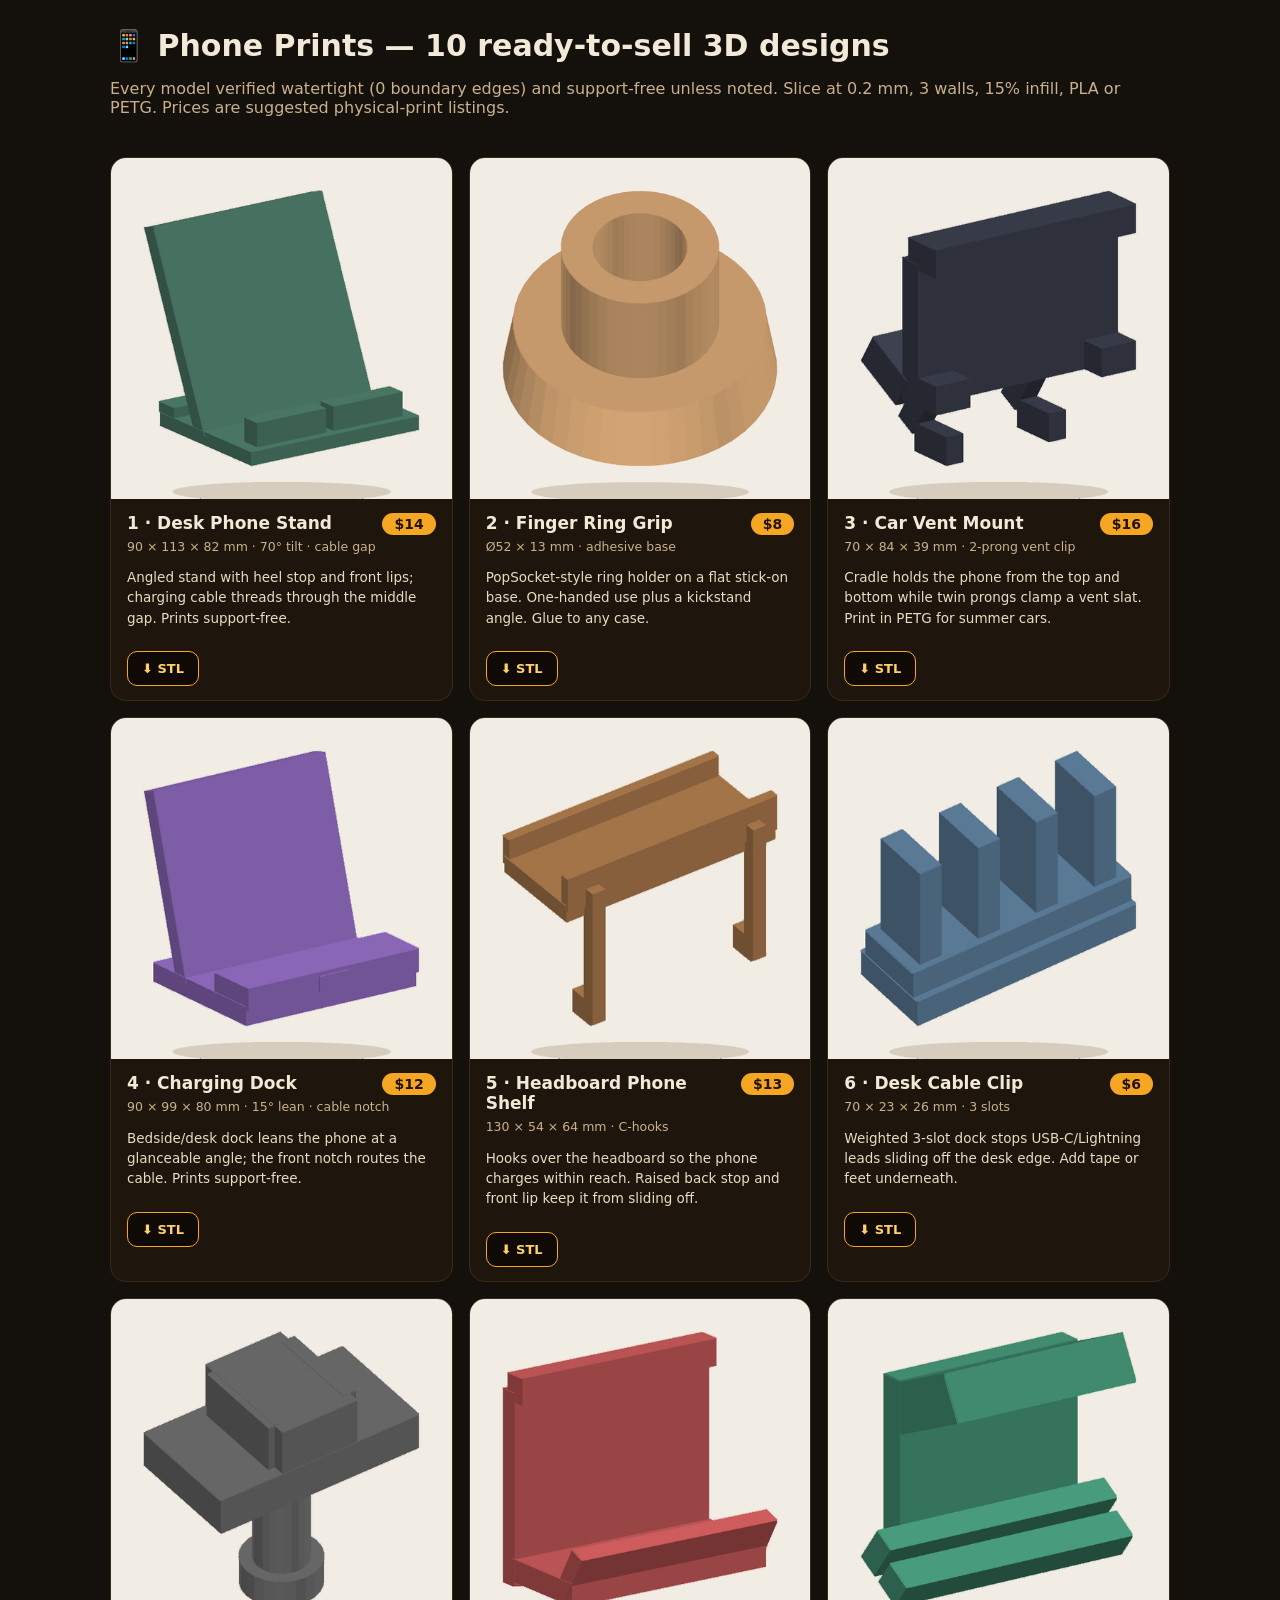
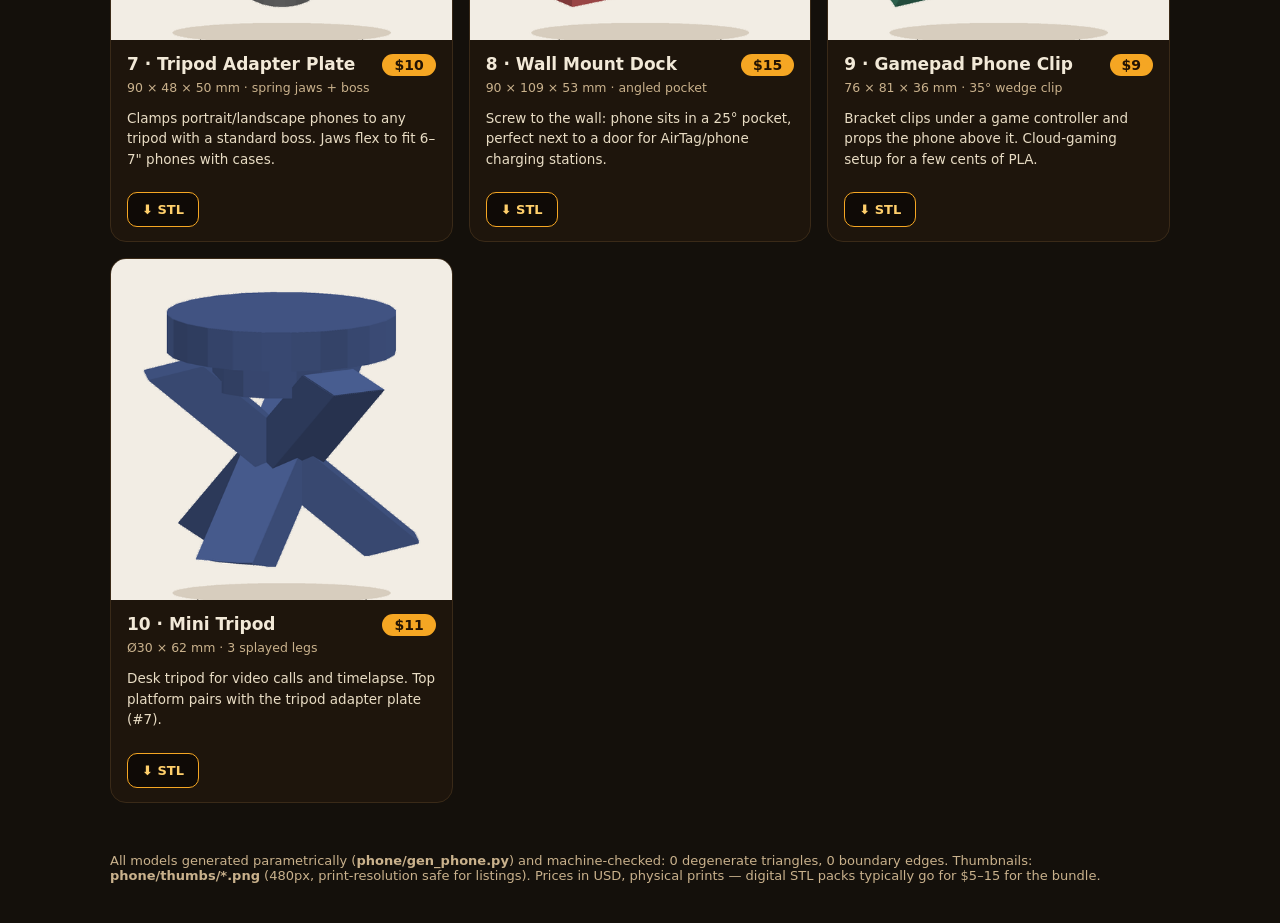
<file: phone/index.html>
<!DOCTYPE html>
<html lang="en">
<head>
<meta charset="UTF-8" />
<meta name="viewport" content="width=device-width, initial-scale=1.0" />
<title>Phone Prints — 10 sellable phone accessories (STL included)</title>
<style>
  *{box-sizing:border-box} body{margin:0;font-family:Inter,system-ui,sans-serif;background:#14100b;color:#f2e9d8}
  header{max-width:1100px;margin:0 auto;padding:28px 20px 8px} header h1{margin:0;font-size:30px}
  header p{color:#c9b18c} .grid{max-width:1100px;margin:0 auto;padding:16px 20px 50px;display:grid;grid-template-columns:repeat(3,1fr);gap:16px}
  @media(max-width:900px){.grid{grid-template-columns:1fr 1fr}} @media(max-width:600px){.grid{grid-template-columns:1fr}}
  .card{background:#1e150c;border:1px solid #3a2a18;border-radius:16px;overflow:hidden}
  .card img{width:100%;display:block;background:#f2ede4}
  .card .body{padding:14px 16px} .card h2{margin:0 0 4px;font-size:17px}
  .price{float:right;background:#f5a623;color:#231303;font-weight:800;padding:3px 12px;border-radius:999px;font-size:14px}
  .dims{color:#c9b18c;font-size:12.5px;margin:6px 0} .desc{font-size:13.5px;line-height:1.5;color:#e8dcc4}
  .dl{display:inline-block;margin-top:10px;background:#0f0a06;border:1px solid #f5a623;color:#ffcf6b;padding:9px 14px;border-radius:10px;text-decoration:none;font-weight:700;font-size:13px}
  footer{max-width:1100px;margin:0 auto;padding:0 20px 40px;color:#c9b18c;font-size:13px}
</style>
</head>
<body>
<header>
  <h1>📱 Phone Prints — 10 ready-to-sell 3D designs</h1>
  <p>Every model verified watertight (0 boundary edges) and support-free unless noted. Slice at 0.2&nbsp;mm, 3 walls, 15% infill, PLA or PETG. Prices are suggested physical-print listings.</p>
</header>
<div class="grid">

  <div class="card"><img src="thumbs/01_phone_stand.png" alt="Phone stand"><div class="body"><span class="price">$14</span><h2>1 · Desk Phone Stand</h2><div class="dims">90 × 113 × 82 mm · 70° tilt · cable gap</div><p class="desc">Angled stand with heel stop and front lips; charging cable threads through the middle gap. Prints support-free.</p><a class="dl" href="stl/01_phone_stand.stl" download>⬇ STL</a></div></div>

  <div class="card"><img src="thumbs/02_ring_grip.png" alt="Ring grip"><div class="body"><span class="price">$8</span><h2>2 · Finger Ring Grip</h2><div class="dims">Ø52 × 13 mm · adhesive base</div><p class="desc">PopSocket-style ring holder on a flat stick-on base. One-handed use plus a kickstand angle. Glue to any case.</p><a class="dl" href="stl/02_ring_grip.stl" download>⬇ STL</a></div></div>

  <div class="card"><img src="thumbs/03_car_vent_mount.png" alt="Car vent mount"><div class="body"><span class="price">$16</span><h2>3 · Car Vent Mount</h2><div class="dims">70 × 84 × 39 mm · 2-prong vent clip</div><p class="desc">Cradle holds the phone from the top and bottom while twin prongs clamp a vent slat. Print in PETG for summer cars.</p><a class="dl" href="stl/03_car_vent_mount.stl" download>⬇ STL</a></div></div>

  <div class="card"><img src="thumbs/04_charging_dock.png" alt="Charging dock"><div class="body"><span class="price">$12</span><h2>4 · Charging Dock</h2><div class="dims">90 × 99 × 80 mm · 15° lean · cable notch</div><p class="desc">Bedside/desk dock leans the phone at a glanceable angle; the front notch routes the cable. Prints support-free.</p><a class="dl" href="stl/04_charging_dock.stl" download>⬇ STL</a></div></div>

  <div class="card"><img src="thumbs/05_headboard_shelf.png" alt="Headboard shelf"><div class="body"><span class="price">$13</span><h2>5 · Headboard Phone Shelf</h2><div class="dims">130 × 54 × 64 mm · C-hooks</div><p class="desc">Hooks over the headboard so the phone charges within reach. Raised back stop and front lip keep it from sliding off.</p><a class="dl" href="stl/05_headboard_shelf.stl" download>⬇ STL</a></div></div>

  <div class="card"><img src="thumbs/06_cable_clip.png" alt="Cable clip"><div class="body"><span class="price">$6</span><h2>6 · Desk Cable Clip</h2><div class="dims">70 × 23 × 26 mm · 3 slots</div><p class="desc">Weighted 3-slot dock stops USB-C/Lightning leads sliding off the desk edge. Add tape or feet underneath.</p><a class="dl" href="stl/06_cable_clip.stl" download>⬇ STL</a></div></div>

  <div class="card"><img src="thumbs/07_tripod_plate.png" alt="Tripod plate"><div class="body"><span class="price">$10</span><h2>7 · Tripod Adapter Plate</h2><div class="dims">90 × 48 × 50 mm · spring jaws + boss</div><p class="desc">Clamps portrait/landscape phones to any tripod with a standard boss. Jaws flex to fit 6–7" phones with cases.</p><a class="dl" href="stl/07_tripod_plate.stl" download>⬇ STL</a></div></div>

  <div class="card"><img src="thumbs/08_wall_dock.png" alt="Wall dock"><div class="body"><span class="price">$15</span><h2>8 · Wall Mount Dock</h2><div class="dims">90 × 109 × 53 mm · angled pocket</div><p class="desc">Screw to the wall: phone sits in a 25° pocket, perfect next to a door for AirTag/phone charging stations.</p><a class="dl" href="stl/08_wall_dock.stl" download>⬇ STL</a></div></div>

  <div class="card"><img src="thumbs/09_gamepad_clip.png" alt="Gamepad clip"><div class="body"><span class="price">$9</span><h2>9 · Gamepad Phone Clip</h2><div class="dims">76 × 81 × 36 mm · 35° wedge clip</div><p class="desc">Bracket clips under a game controller and props the phone above it. Cloud-gaming setup for a few cents of PLA.</p><a class="dl" href="stl/09_gamepad_clip.stl" download>⬇ STL</a></div></div>

  <div class="card"><img src="thumbs/10_mini_tripod.png" alt="Mini tripod"><div class="body"><span class="price">$11</span><h2>10 · Mini Tripod</h2><div class="dims">Ø30 × 62 mm · 3 splayed legs</div><p class="desc">Desk tripod for video calls and timelapse. Top platform pairs with the tripod adapter plate (#7).</p><a class="dl" href="stl/10_mini_tripod.stl" download>⬇ STL</a></div></div>

</div>
<footer>All models generated parametrically (<b>phone/gen_phone.py</b>) and machine-checked: 0 degenerate triangles, 0 boundary edges. Thumbnails: <b>phone/thumbs/*.png</b> (480px, print-resolution safe for listings). Prices in USD, physical prints — digital STL packs typically go for $5–15 for the bundle.</footer>
</body>
</html>
</file>
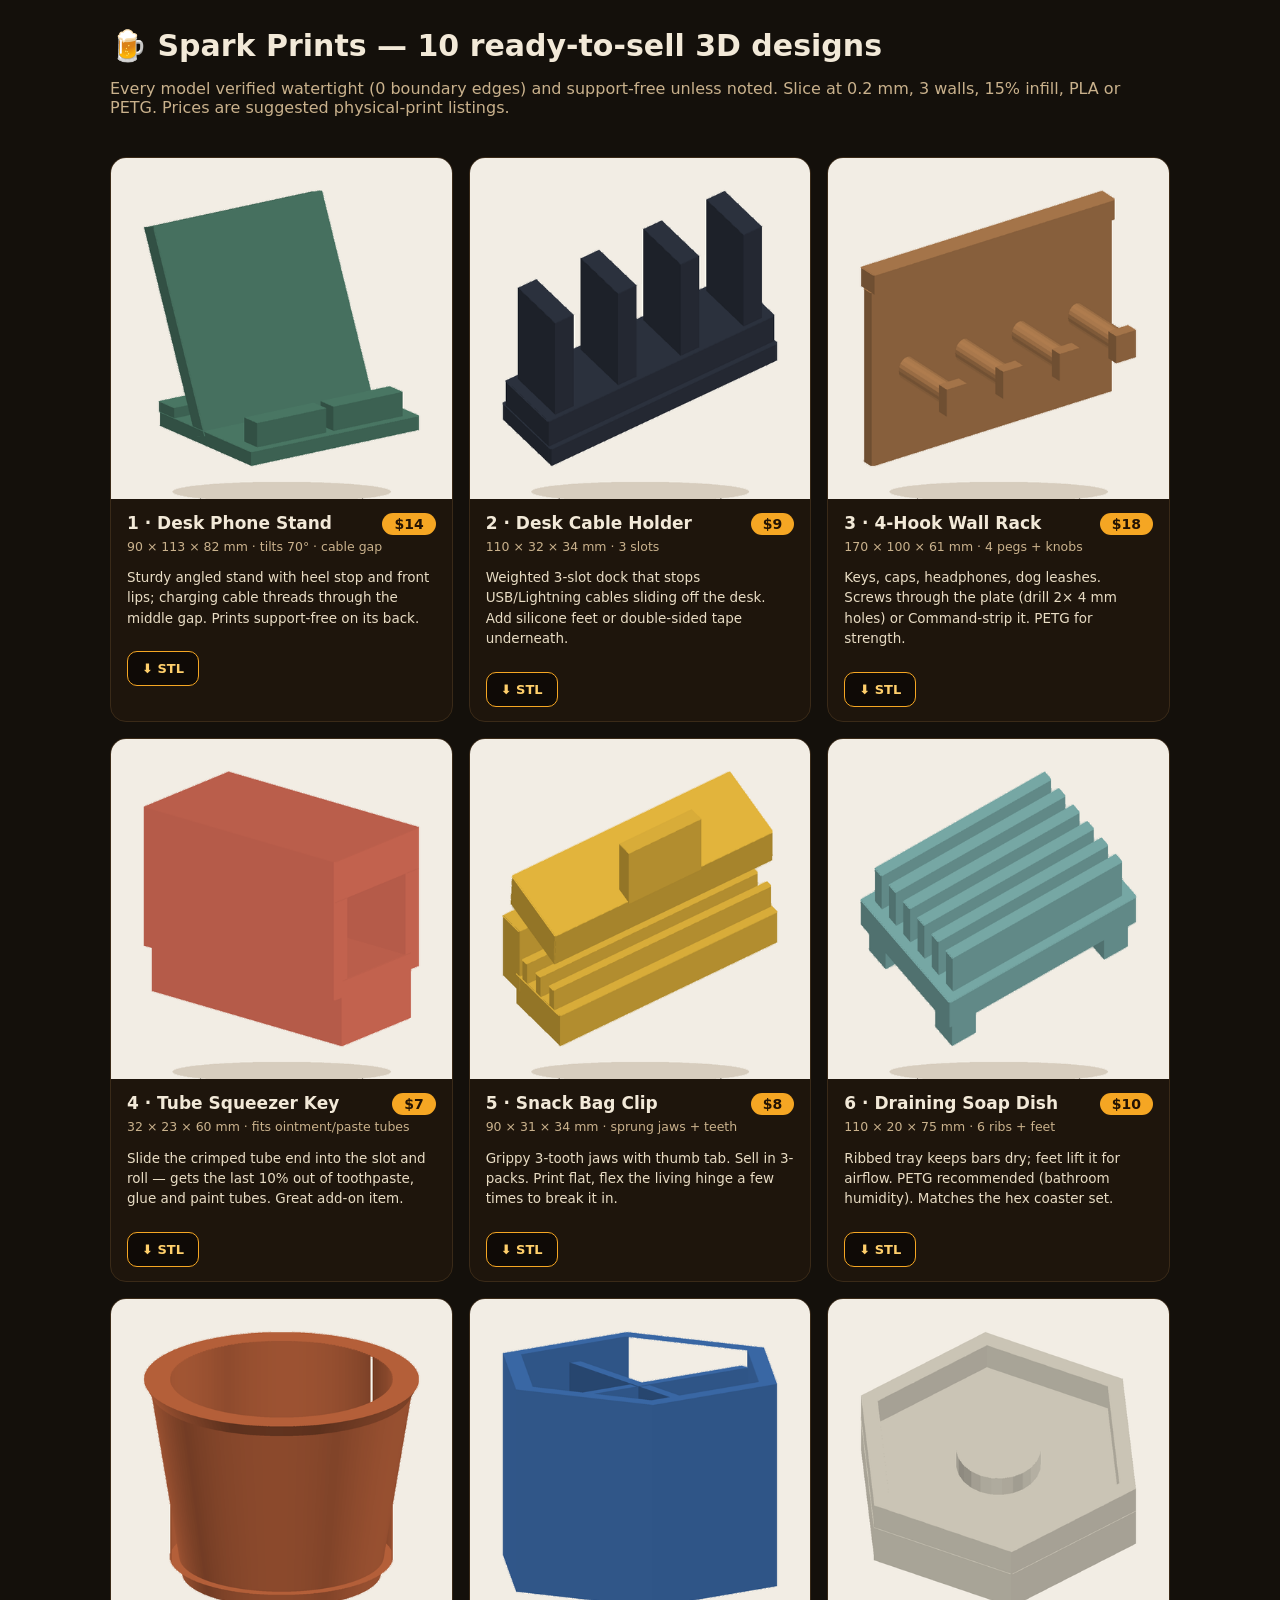
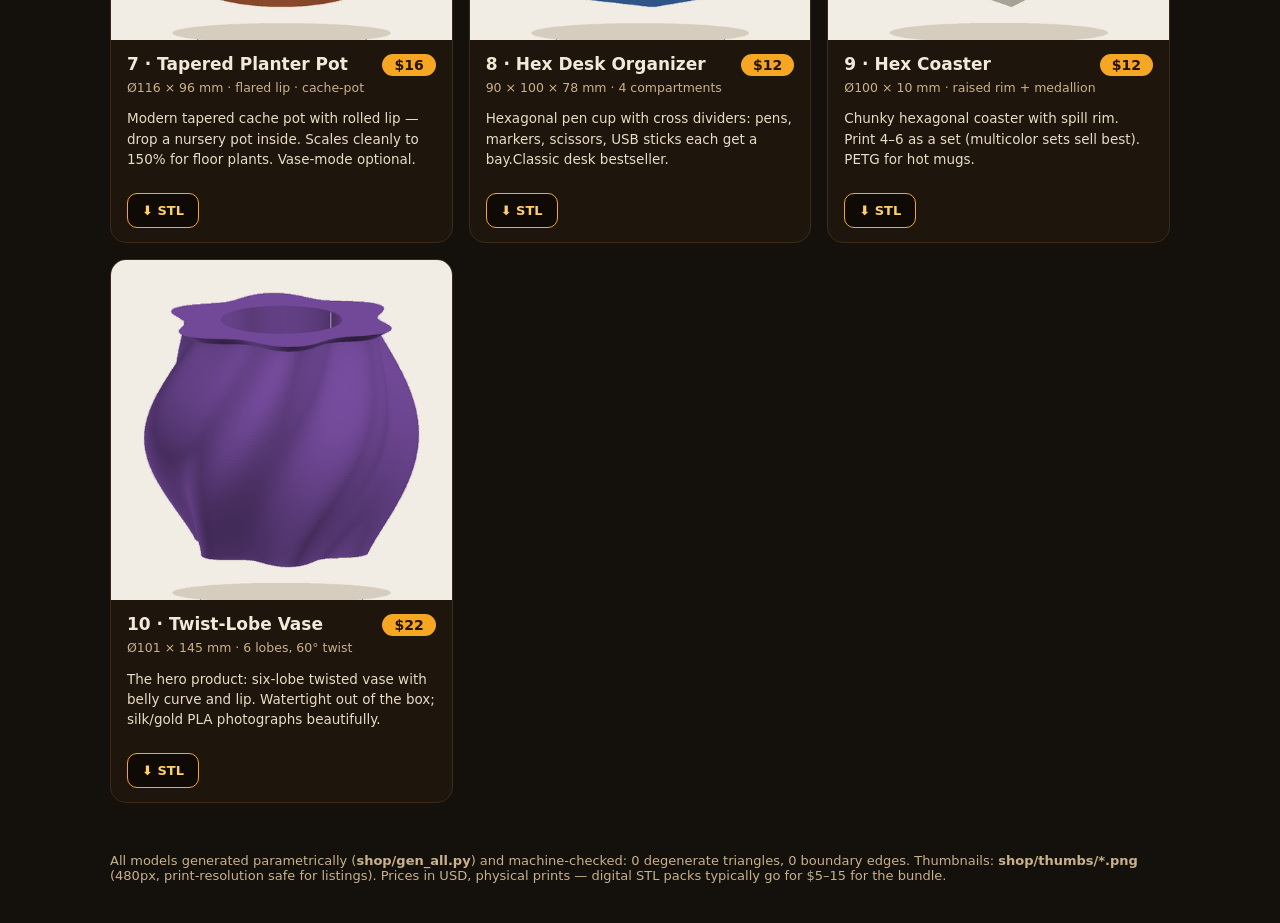
<file: shop/index.html>
<!DOCTYPE html>
<html lang="en">
<head>
<meta charset="UTF-8" />
<meta name="viewport" content="width=device-width, initial-scale=1.0" />
<title>Spark Prints — 10 sellable 3D designs (STL included)</title>
<style>
  *{box-sizing:border-box} body{margin:0;font-family:Inter,system-ui,sans-serif;background:#14100b;color:#f2e9d8}
  header{max-width:1100px;margin:0 auto;padding:28px 20px 8px} header h1{margin:0;font-size:30px}
  header p{color:#c9b18c} .grid{max-width:1100px;margin:0 auto;padding:16px 20px 50px;display:grid;grid-template-columns:repeat(3,1fr);gap:16px}
  @media(max-width:900px){.grid{grid-template-columns:1fr 1fr}} @media(max-width:600px){.grid{grid-template-columns:1fr}}
  .card{background:#1e150c;border:1px solid #3a2a18;border-radius:16px;overflow:hidden}
  .card img{width:100%;display:block;background:#f2ede4}
  .card .body{padding:14px 16px} .card h2{margin:0 0 4px;font-size:17px}
  .price{float:right;background:#f5a623;color:#231303;font-weight:800;padding:3px 12px;border-radius:999px;font-size:14px}
  .dims{color:#c9b18c;font-size:12.5px;margin:6px 0} .desc{font-size:13.5px;line-height:1.5;color:#e8dcc4}
  .dl{display:inline-block;margin-top:10px;background:#0f0a06;border:1px solid #f5a623;color:#ffcf6b;padding:9px 14px;border-radius:10px;text-decoration:none;font-weight:700;font-size:13px}
  footer{max-width:1100px;margin:0 auto;padding:0 20px 40px;color:#c9b18c;font-size:13px}
</style>
</head>
<body>
<header>
  <h1>🍺 Spark Prints — 10 ready-to-sell 3D designs</h1>
  <p>Every model verified watertight (0 boundary edges) and support-free unless noted. Slice at 0.2&nbsp;mm, 3 walls, 15% infill, PLA or PETG. Prices are suggested physical-print listings.</p>
</header>
<div class="grid">

  <div class="card"><img src="thumbs/01_phone_stand.png" alt="Phone stand"><div class="body"><span class="price">$14</span><h2>1 · Desk Phone Stand</h2><div class="dims">90 × 113 × 82 mm · tilts 70° · cable gap</div><p class="desc">Sturdy angled stand with heel stop and front lips; charging cable threads through the middle gap. Prints support-free on its back.</p><a class="dl" href="stl/01_phone_stand.stl" download>⬇ STL</a></div></div>

  <div class="card"><img src="thumbs/02_cable_holder.png" alt="Cable holder"><div class="body"><span class="price">$9</span><h2>2 · Desk Cable Holder</h2><div class="dims">110 × 32 × 34 mm · 3 slots</div><p class="desc">Weighted 3-slot dock that stops USB/Lightning cables sliding off the desk. Add silicone feet or double-sided tape underneath.</p><a class="dl" href="stl/02_cable_holder.stl" download>⬇ STL</a></div></div>

  <div class="card"><img src="thumbs/03_hook_rack.png" alt="Hook rack"><div class="body"><span class="price">$18</span><h2>3 · 4-Hook Wall Rack</h2><div class="dims">170 × 100 × 61 mm · 4 pegs + knobs</div><p class="desc">Keys, caps, headphones, dog leashes. Screws through the plate (drill 2× 4 mm holes) or Command-strip it. PETG for strength.</p><a class="dl" href="stl/03_hook_rack.stl" download>⬇ STL</a></div></div>

  <div class="card"><img src="thumbs/04_tube_squeezer.png" alt="Tube squeezer"><div class="body"><span class="price">$7</span><h2>4 · Tube Squeezer Key</h2><div class="dims">32 × 23 × 60 mm · fits ointment/paste tubes</div><p class="desc">Slide the crimped tube end into the slot and roll — gets the last 10% out of toothpaste, glue and paint tubes. Great add-on item.</p><a class="dl" href="stl/04_tube_squeezer.stl" download>⬇ STL</a></div></div>

  <div class="card"><img src="thumbs/05_bag_clip.png" alt="Bag clip"><div class="body"><span class="price">$8</span><h2>5 · Snack Bag Clip</h2><div class="dims">90 × 31 × 34 mm · sprung jaws + teeth</div><p class="desc">Grippy 3-tooth jaws with thumb tab. Sell in 3-packs. Print flat, flex the living hinge a few times to break it in.</p><a class="dl" href="stl/05_bag_clip.stl" download>⬇ STL</a></div></div>

  <div class="card"><img src="thumbs/06_soap_dish.png" alt="Soap dish"><div class="body"><span class="price">$10</span><h2>6 · Draining Soap Dish</h2><div class="dims">110 × 20 × 75 mm · 6 ribs + feet</div><p class="desc">Ribbed tray keeps bars dry; feet lift it for airflow. PETG recommended (bathroom humidity). Matches the hex coaster set.</p><a class="dl" href="stl/06_soap_dish.stl" download>⬇ STL</a></div></div>

  <div class="card"><img src="thumbs/07_planter_pot.png" alt="Planter pot"><div class="body"><span class="price">$16</span><h2>7 · Tapered Planter Pot</h2><div class="dims">Ø116 × 96 mm · flared lip · cache-pot</div><p class="desc">Modern tapered cache pot with rolled lip — drop a nursery pot inside. Scales cleanly to 150% for floor plants. Vase-mode optional.</p><a class="dl" href="stl/07_planter_pot.stl" download>⬇ STL</a></div></div>

  <div class="card"><img src="thumbs/08_pen_holder.png" alt="Pen holder"><div class="body"><span class="price">$12</span><h2>8 · Hex Desk Organizer</h2><div class="dims">90 × 100 × 78 mm · 4 compartments</div><p class="desc">Hexagonal pen cup with cross dividers: pens, markers, scissors, USB sticks each get a bay.Classic desk bestseller.</p><a class="dl" href="stl/08_pen_holder.stl" download>⬇ STL</a></div></div>

  <div class="card"><img src="thumbs/09_hex_coaster.png" alt="Hex coaster"><div class="body"><span class="price">$12</span><h2>9 · Hex Coaster</h2><div class="dims">Ø100 × 10 mm · raised rim + medallion</div><p class="desc">Chunky hexagonal coaster with spill rim. Print 4–6 as a set (multicolor sets sell best). PETG for hot mugs.</p><a class="dl" href="stl/09_hex_coaster.stl" download>⬇ STL</a></div></div>

  <div class="card"><img src="thumbs/10_twist_vase.png" alt="Twist vase"><div class="body"><span class="price">$22</span><h2>10 · Twist-Lobe Vase</h2><div class="dims">Ø101 × 145 mm · 6 lobes, 60° twist</div><p class="desc">The hero product: six-lobe twisted vase with belly curve and lip. Watertight out of the box; silk/gold PLA photographs beautifully.</p><a class="dl" href="stl/10_twist_vase.stl" download>⬇ STL</a></div></div>

</div>
<footer>All models generated parametrically (<b>shop/gen_all.py</b>) and machine-checked: 0 degenerate triangles, 0 boundary edges. Thumbnails: <b>shop/thumbs/*.png</b> (480px, print-resolution safe for listings). Prices in USD, physical prints — digital STL packs typically go for $5–15 for the bundle.</footer>
</body>
</html>
</file>
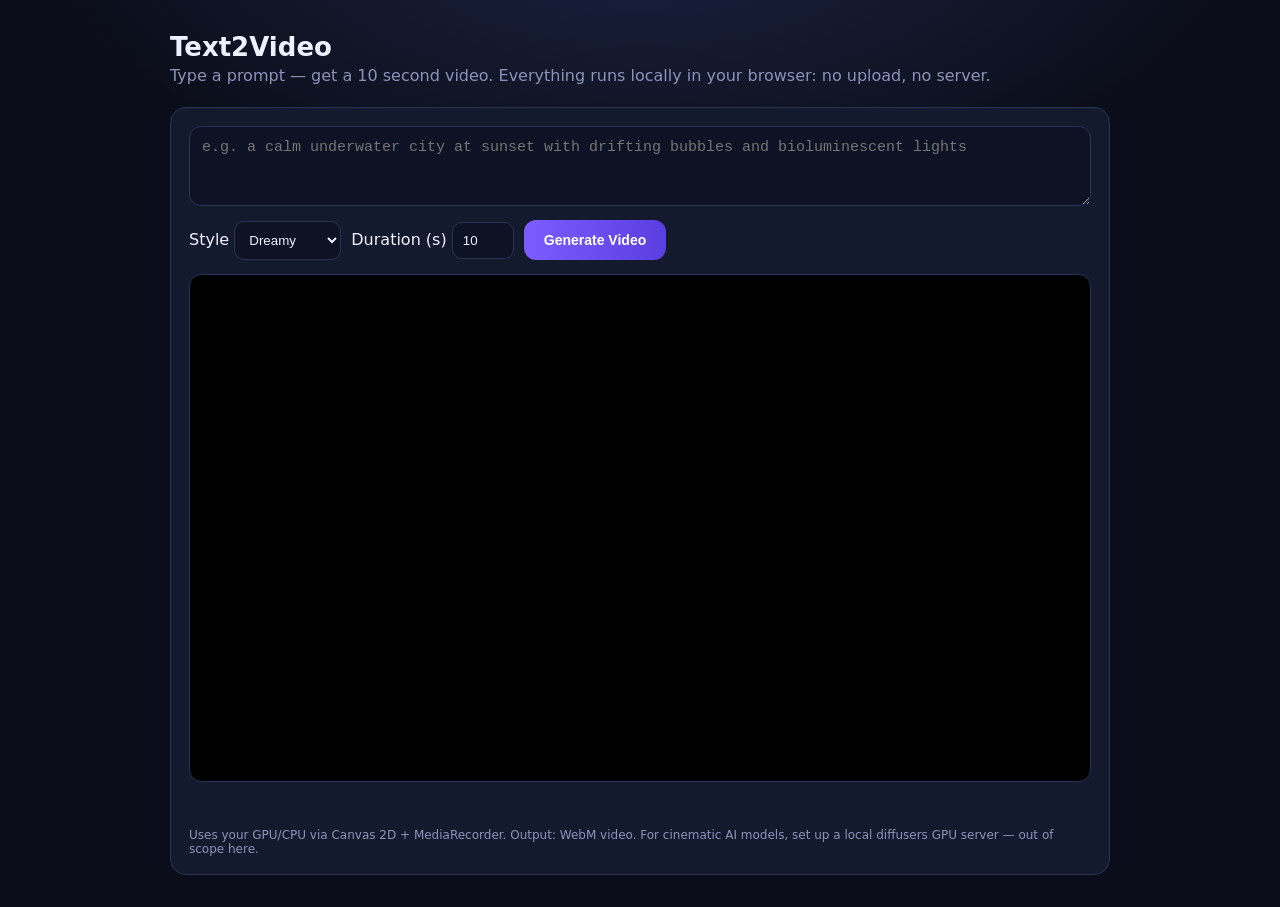
<file: text2video/index.html>
<!DOCTYPE html>
<html lang="en">
<head>
<meta charset="UTF-8" />
<meta name="viewport" content="width=device-width, initial-scale=1.0" />
<title>Text2Video — 10 Second Generator</title>
<style>
  :root{--bg:#0b0e1a;--panel:#141a2e;--line:#2a3355;--acc:#7c5cff;--acc2:#4de1ff;--text:#eef1ff;--muted:#8b93b8}
  *{box-sizing:border-box}
  body{margin:0;font-family:system-ui,-apple-system,Segoe UI,Roboto,sans-serif;background:radial-gradient(1000px 500px at 50% -10%,#1b2342 0%,var(--bg) 60%),var(--bg);color:var(--text);min-height:100vh}
  main{max-width:980px;margin:0 auto;padding:32px 20px}
  h1{margin:0 0 4px;font-size:26px}
  p.sub{margin:0 0 22px;color:var(--muted)}
  .panel{background:var(--panel);border:1px solid var(--line);border-radius:16px;padding:18px;display:flex;flex-direction:column;gap:14px}
  textarea{width:100%;min-height:80px;padding:12px;border-radius:12px;border:1px solid var(--line);background:#0d1224;color:var(--text);font-size:15px;resize:vertical}
  textarea:focus{outline:none;border-color:var(--acc)}
  .row{display:flex;gap:10px;align-items:center;flex-wrap:wrap}
  button{padding:12px 20px;border-radius:12px;border:none;cursor:pointer;font-weight:700;font-size:14px;background:linear-gradient(90deg,var(--acc),#5a3ee0);color:#fff}
  button:disabled{opacity:.5;cursor:wait}
  button.ghost{background:transparent;border:1px solid var(--line);color:var(--text)}
  select,input[type=number]{padding:10px;border-radius:10px;border:1px solid var(--line);background:#0d1224;color:var(--text)}
  #preview{width:100%;border-radius:12px;border:1px solid var(--line);display:block;background:#000}
  #status{color:var(--muted);font-size:13px;min-height:18px}
  progress{width:100%;accent-color:var(--acc)}
  .hint{font-size:12px;color:var(--muted)}
</style>
</head>
<body>
<main>
  <h1>Text2Video</h1>
  <p class="sub">Type a prompt — get a 10 second video. Everything runs locally in your browser: no upload, no server.</p>
  <div class="panel">
    <textarea id="prompt" placeholder="e.g. a calm underwater city at sunset with drifting bubbles and bioluminescent lights"></textarea>
    <div class="row">
      <label>Style
        <select id="style">
          <option value="dreamy">Dreamy</option>
          <option value="cyberpunk">Cyberpunk</option>
          <option value="nature">Nature</option>
          <option value="space">Space</option>
          <option value="ocean">Ocean</option>
          <option value="sunset">Sunset</option>
        </select>
      </label>
      <label>Duration (s)
        <input id="duration" type="number" value="10" min="2" max="30" />
      </label>
      <button id="generate">Generate Video</button>
      <a id="download" style="display:none"><button class="ghost" type="button">Download</button></a>
    </div>
    <canvas id="preview" width="960" height="540"></canvas>
    <progress id="progress" value="0" max="100" style="display:none"></progress>
    <div id="status"></div>
    <div class="hint">Uses your GPU/CPU via Canvas 2D + MediaRecorder. Output: WebM video. For cinematic AI models, set up a local diffusers GPU server — out of scope here.</div>
  </div>
</main>
<script>
const canvas = document.getElementById('preview');
const ctx = canvas.getContext('2d');
const W = canvas.width, H = canvas.height;
const statusEl = document.getElementById('status');
const progress = document.getElementById('progress');
let rafId = null;

const PALETTES = {
  dreamy:   [['#2b1055','#7597de'],['#a8c0ff','#3f2b96'],['#fbc2eb','#a6c1ee'],['#e0c3fc','#8ec5fc']],
  cyberpunk:[['#0f0c29','#302b63'],['#ff00cc','#333399'],['#00f0ff','#1a0533'],['#fb36f4','#000428']],
  nature:   [['#134e5e','#71b280'],['#3a7d44','#2bc0e4'],['#56ab2f','#a8e063'],['#0f2027','#2c5364']],
  space:    [['#000428','#004e92'],['#200122','#6f0000'],['#0f0c29','#6a3093'],['#232526','#414345']],
  ocean:    [['#000046','#1cb5e0'],['#00416a','#e4e5e6'],['#2c3e50','#4ca1af'],['#136a8a','#267871']],
  sunset:   [['#ff512f','#dd2476'],['#f83600','#f9d423'],['#cb2d3e','#ef473a'],['#721c24','#b21f1f']],
};

function hash(s){let h=2166136261;for(const c of s){h^=c.charCodeAt(0);h=Math.imul(h,16777619)}return h>>>0}
function mulberry(seed){return function(){seed|=0;seed=seed+0x6D2B79F5|0;let t=Math.imul(seed^seed>>>15,1|seed);t=t+Math.imul(t^t>>>7,61|t)^t;return((t^t>>>14)>>>0)/4294967296}}

function makeScene(prompt, style){
  const rng = mulberry(hash(prompt + style));
  const pal = PALETTES[style] || PALETTES.dreamy;
  const stops = pal[Math.floor(rng()*pal.length)];
  const blobs = Array.from({length: 14}, () => ({
    x: rng()*W, y: rng()*H, r: 40 + rng()*140,
    hue: rng()*360, speed: 0.2 + rng()*0.8,
    phase: rng()*Math.PI*2, hueShift: rng()*160 - 80,
  }));
  const stars = Array.from({length: 90}, () => ({x:rng()*W,y:rng()*H,r:rng()*1.8+0.3,tw:rng()*Math.PI*2}));
  const words = prompt.split(/\s+/).filter(w=>w.length>2).slice(0,8);
  return {stops, blobs, stars, words, rng};
}

function drawFrame(scene, prompt, t, duration){
  const g = ctx.createLinearGradient(0,0,0,H);
  g.addColorStop(0, scene.stops[0]); g.addColorStop(1, scene.stops[1]);
  ctx.fillStyle = g; ctx.fillRect(0,0,W,H);

  for(const s of scene.stars){
    const a = 0.4 + 0.6*Math.abs(Math.sin(t*1.5 + s.tw));
    ctx.fillStyle = `rgba(255,255,255,${a})`;
    ctx.beginPath(); ctx.arc(s.x, s.y, s.r, 0, 7); ctx.fill();
  }
  for(const b of scene.blobs){
    const x = (b.x + Math.sin(t*b.speed + b.phase)*80 + W) % W;
    const y = (b.y + Math.cos(t*b.speed*0.7 + b.phase)*60 + H) % H;
    const h = (b.hue + t*12 + b.hueShift + 360) % 360;
    const rg = ctx.createRadialGradient(x,y,0,x,y,b.r);
    rg.addColorStop(0, `hsla(${h},80%,60%,0.35)`);
    rg.addColorStop(1, `hsla(${h},80%,60%,0)`);
    ctx.fillStyle = rg;
    ctx.beginPath(); ctx.arc(x,y,b.r,0,7); ctx.fill();
  }

  // kinetic prompt words
  ctx.textAlign = 'center'; ctx.textBaseline = 'middle';
  ctx.font = '900 64px system-ui, sans-serif';
  const wob = Math.sin(t*2)*8;
  ctx.shadowColor = 'rgba(0,0,0,.6)'; ctx.shadowBlur = 18;
  ctx.fillStyle = '#ffffff';
  ctx.fillText(prompt.slice(0, 42), W/2, H/2 - 40 + wob);
  ctx.font = '600 26px system-ui, sans-serif';
  ctx.fillStyle = 'rgba(255,255,255,.85)';
  ctx.fillText(scene.words.join(' · ').slice(0, 60), W/2, H/2 + 30);
  ctx.shadowBlur = 0;

  // title card fade in/out
  const fade = Math.min(1, t*2, Math.max(0,(duration-t)*2));
  ctx.fillStyle = `rgba(0,0,0,${0.25*(1-fade)})`;
  ctx.fillRect(0,0,W,H);
  ctx.font = '700 18px monospace';
  ctx.fillStyle = 'rgba(255,255,255,.7)';
  ctx.textAlign = 'left';
  ctx.fillText(`t = ${t.toFixed(1)}s`, 20, H - 24);
}

async function generate(){
  const prompt = document.getElementById('prompt').value.trim() || 'untitled dream';
  const style = document.getElementById('style').value;
  const duration = Math.min(30, Math.max(2, +document.getElementById('duration').value || 10));
  const btn = document.getElementById('generate');
  btn.disabled = true; progress.style.display='block'; progress.value = 0;
  statusEl.textContent = 'Rendering frames...';
  document.getElementById('download').style.display = 'none';
  if (rafId) cancelAnimationFrame(rafId);

  const scene = makeScene(prompt, style);
  const stream = canvas.captureStream(30);
  const rec = new MediaRecorder(stream, {mimeType: MediaRecorder.isTypeSupported('video/webm;codecs=vp9') ? 'video/webm;codecs=vp9' : 'video/webm'});
  const chunks = [];
  rec.ondataavailable = e => chunks.push(e.data);
  const done = new Promise(r => rec.onstop = r);
  rec.start();

  const start = performance.now();
  await new Promise(resolve => {
    function loop(now){
      const t = (now - start)/1000;
      if (t >= duration){ resolve(); return; }
      drawFrame(scene, prompt, t, duration);
      progress.value = (t/duration)*100;
      statusEl.textContent = `Rendering... ${t.toFixed(1)}s / ${duration}s`;
      rafId = requestAnimationFrame(loop);
    }
    rafId = requestAnimationFrame(loop);
  });
  rec.stop(); await done;
  progress.value = 100;
  const blob = new Blob(chunks, {type:'video/webm'});
  const url = URL.createObjectURL(blob);
  const a = document.getElementById('download');
  a.href = url; a.download = `text2video-${Date.now()}.webm`; a.style.display='inline-block';
  statusEl.textContent = `Done — ${(blob.size/1024/1024).toFixed(1)} MB. Click Download.`;
  btn.disabled = false;
  // playback loop
  const t0 = performance.now();
  (function loop(now){
    const t = ((now - t0)/1000) % duration;
    drawFrame(scene, prompt, t, duration);
    rafId = requestAnimationFrame(loop);
  })(t0);
}
document.getElementById('generate').addEventListener('click', generate);
</script>
</body>
</html>
</file>
